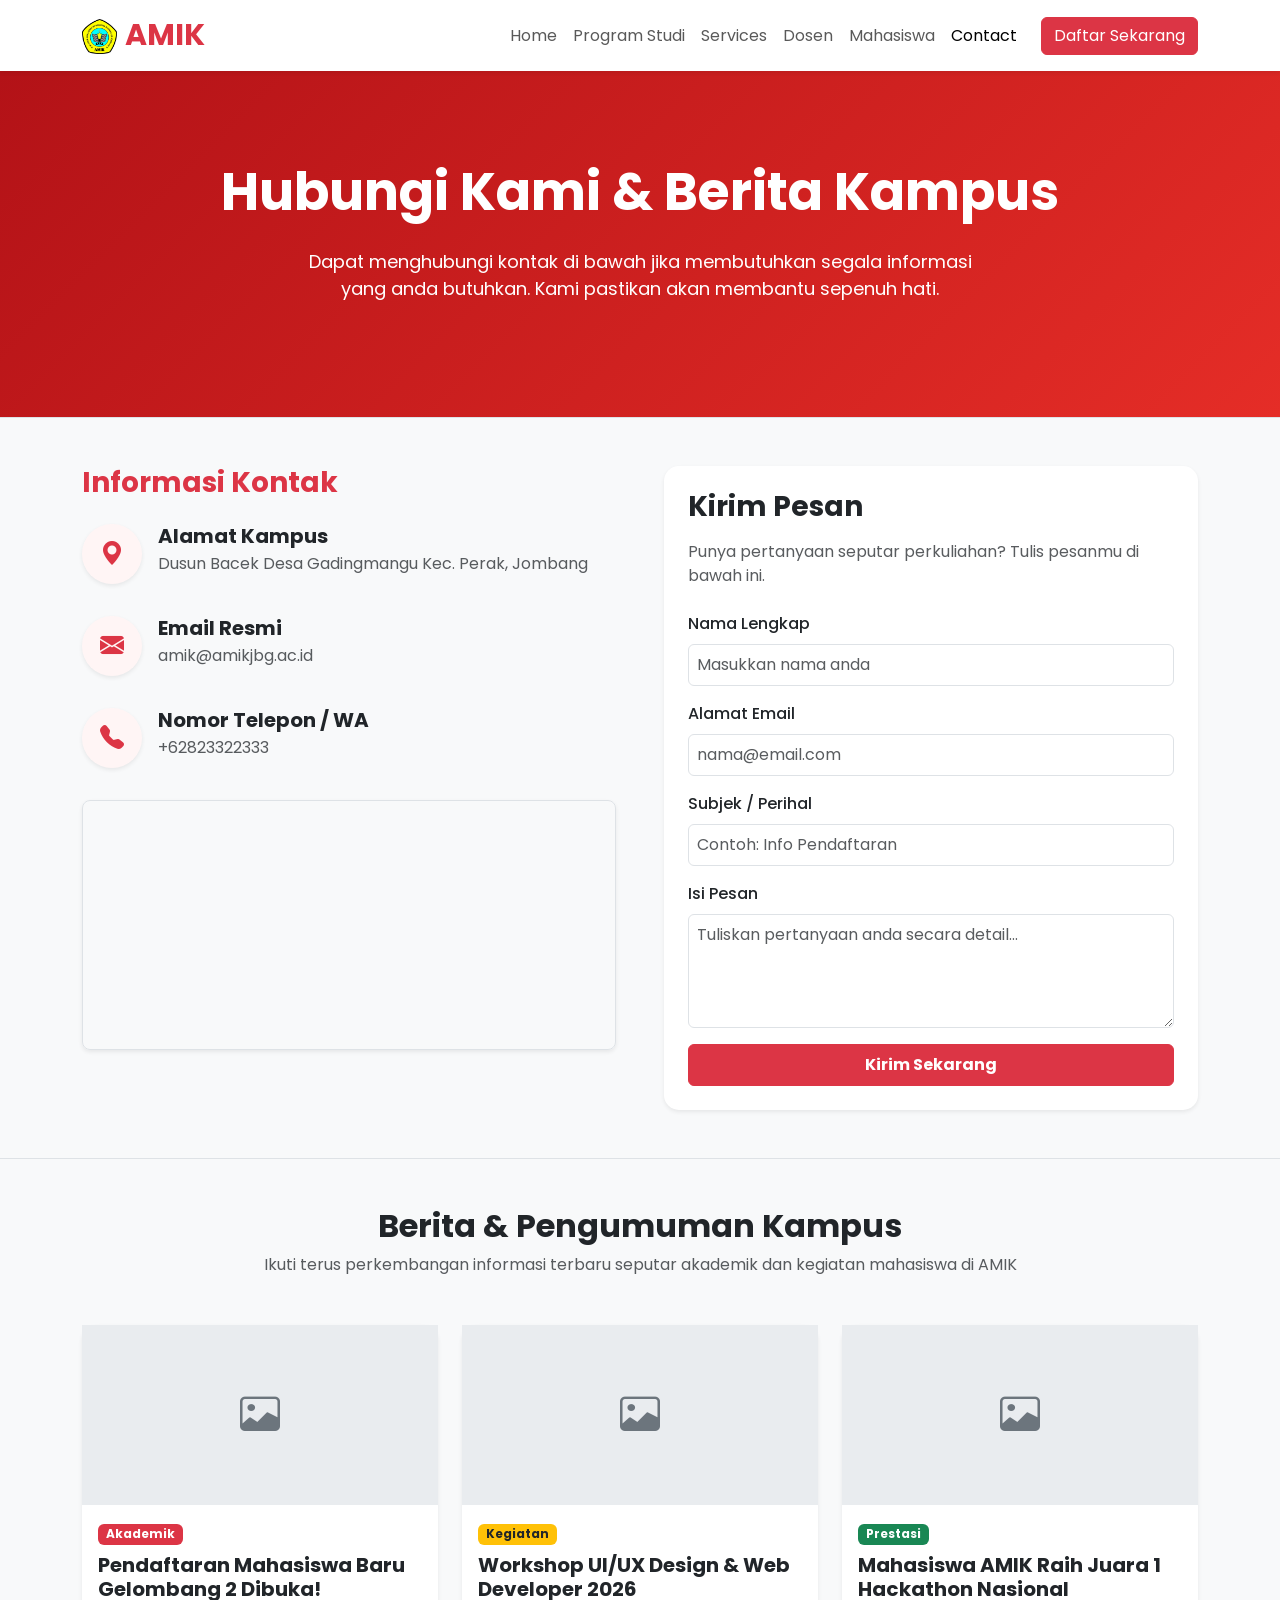
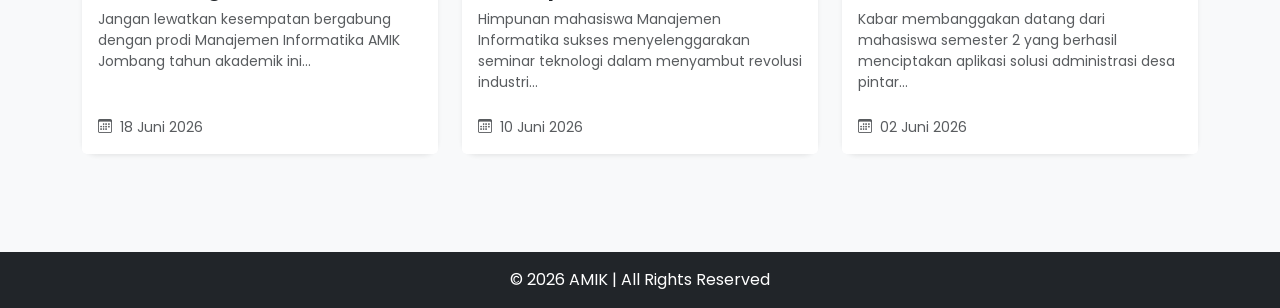
<file: contact.html>
<!DOCTYPE html>
<html lang="id">

<head>
    <meta charset="UTF-8">
    <meta name="viewport" content="width=device-width, initial-scale=1.0">

    <title>Contact & Berita | AMIK</title>

    <link href="https://cdn.jsdelivr.net/npm/bootstrap@5.3.7/dist/css/bootstrap.min.css" rel="stylesheet">
    <link rel="stylesheet" href="https://cdn.jsdelivr.net/npm/bootstrap-icons@1.13.1/font/bootstrap-icons.min.css">
    <link href="https://fonts.googleapis.com/css2?family=Poppins:wght@300;400;500;600;700&display=swap" rel="stylesheet">
    <link rel="stylesheet" href="css/style.css">
    <link rel="icon" type="png" href="logo-amik.png">


    <style>
        /* Animasi Fade Up */
        .fade-up {
            animation: fadeUp 0.8s ease forwards;
            opacity: 0;
            transform: translateY(20px);
        }

        @keyframes fadeUp {
            to {
                opacity: 1;
                transform: translateY(0);
            }
        }

        /* Hover Effect untuk Kartu Berita dan Kontak */
        .custom-card {
            transition: 0.3s ease;
            border: none;
            border-radius: 15px;
        }

        .custom-card:hover {
            transform: translateY(-5px);
            box-shadow: 0 15px 30px rgba(0,0,0,0.1) !important;
        }

        .icon-box {
            width: 60px;
            height: 60px;
            background: #fff5f5;
            color: #dc3545;
            display: flex;
            align-items: center;
            justify-content: center;
            border-radius: 50%;
            font-size: 1.5rem;
        }
    </style>
</head>

<body>

<nav class="navbar navbar-expand-lg navbar-light bg-white shadow-sm sticky-top">
    <div class="container">
        <a class="navbar-brand logo-reveal d-flex align-items-center" href="index.html">
    <!-- Gambar Logo Utama -->
    <div class="logo-img-wrapper">
        <img src="logo-amik.png" alt="Logo AMIK" height="35" class="logo-main">
    </div>
    <!-- Teks AMIK yang Tersembunyi (Akan muncul ke samping) -->
    <span class="logo-text fw-bold text-danger ms-2">AMIK</span>
</a>
        <button class="navbar-toggler" data-bs-toggle="collapse" data-bs-target="#menu">
            <span class="navbar-toggler-icon"></span>
        </button>

        <div class="collapse navbar-collapse" id="menu">
            <ul class="navbar-nav ms-auto">
                <li class="nav-item"><a class="nav-link" href="index.html">Home</a></li>
                <li class="nav-item"><a class="nav-link" href="jurusan.html">Program Studi</a></li>
                <li class="nav-item"><a class="nav-link" href="services.html">Services</a></li>
                <li class="nav-item"><a class="nav-link" href="dosen.html">Dosen</a></li>
                <li class="nav-item"><a class="nav-link" href="mahasiswa.html">Mahasiswa</a></li>
                <li class="nav-item"><a class="nav-link active" href="contact.html">Contact</a></li>
            </ul>
            <a href="#" class="btn btn-danger ms-lg-3">Daftar Sekarang</a>
        </div>
    </div>
</nav>

<section class="hero bg-light border-bottom">
    <div class="container text-center">
        <h1 class="fw-bold">Hubungi Kami & Berita Kampus</h1>
        <p class="mx-auto" style="max-width: 700px;">
    Dapat menghubungi kontak di bawah jika membutuhkan segala informasi yang anda butuhkan. Kami pastikan akan membantu sepenuh hati.
</p>
    </div>
</section>

<section class="py-5">
    <div class="container">
        <div class="row g-5">
            
            <div class="col-lg-6 fade-up" style="animation-delay: 0.1s;">
                <h3 class="fw-bold text-danger mb-4">Informasi Kontak</h3>
                
                <div class="d-flex align-items-start mb-4">
                    <div class="icon-box me-3 shadow-sm">
                        <i class="bi bi-geo-alt-fill"></i>
                    </div>
                    <div>
                        <h5 class="fw-bold mb-1">Alamat Kampus</h5>
                        <p class="text-muted">Dusun Bacek Desa Gadingmangu Kec. Perak, Jombang</p>
                    </div>
                </div>

                <div class="d-flex align-items-start mb-4">
                    <div class="icon-box me-3 shadow-sm">
                        <i class="bi bi-envelope-fill"></i>
                    </div>
                    <div>
                        <h5 class="fw-bold mb-1">Email Resmi</h5>
                        <p class="text-muted">amik@amikjbg.ac.id</p>
                    </div>
                </div>

                <div class="d-flex align-items-start mb-4">
                    <div class="icon-box me-3 shadow-sm">
                        <i class="bi bi-telephone-fill"></i>
                    </div>
                    <div>
                        <h5 class="fw-bold mb-1">Nomor Telepon / WA</h5>
                        <p class="text-muted">+62823322333</p>
                    </div>
                </div>

                <div class="mt-4 rounded-3 overflow-hidden shadow-sm border" style="height: 250px;">
                    <iframe 
                        src="https://www.google.com/maps/embed?pb=!1m18!1m12!1m3!1d3955.096832639652!2d112.15580477500266!3d-7.564420992449552!2m3!1f0!2f0!3f0!3m2!1i1024!2i768!4f13.1!3m3!1m2!1s0x2e78414188e68387%3A0xb2115f92916528c9!2sAMIK%20JOMBANG!5e0!3m2!1sid!2sid!4v1781842578075!5m2!1sid!2sid" 
                        width="100%" height="100%" style="border:0;" allowfullscreen="" loading="lazy" referrerpolicy="no-referrer-when-downgrade">
                    </iframe>
                </div>
            </div>

            <div class="col-lg-6 fade-up" style="animation-delay: 0.3s;">
                <div class="card p-4 shadow-sm border-0 custom-card bg-white">
                    <h3 class="fw-bold mb-3">Kirim Pesan</h3>
                    <p class="text-muted mb-4">Punya pertanyaan seputar perkuliahan? Tulis pesanmu di bawah ini.</p>
                    
                    <form action="#" method="POST">
                        <div class="mb-3">
                            <label class="form-label fw-medium">Nama Lengkap</label>
                            <input type="text" class="form-control p-2" placeholder="Masukkan nama anda" required>
                        </div>
                        <div class="mb-3">
                            <label class="form-label fw-medium">Alamat Email</label>
                            <input type="email" class="form-control p-2" placeholder="nama@email.com" required>
                        </div>
                        <div class="mb-3">
                            <label class="form-label fw-medium">Subjek / Perihal</label>
                            <input type="text" class="form-control p-2" placeholder="Contoh: Info Pendaftaran" required>
                        </div>
                        <div class="mb-3">
                            <label class="form-label fw-medium">Isi Pesan</label>
                            <textarea class="form-control p-2" rows="4" placeholder="Tuliskan pertanyaan anda secara detail..." required></textarea>
                        </div>
                        <button type="submit" class="btn btn-danger w-100 py-2 fw-bold">Kirim Sekarang</button>
                    </form>
                </div>
            </div>

        </div>
    </div>
</section>

<section class="py-5 bg-light border-top">
    <div class="container">
        
        <div class="text-center mb-5 fade-up" style="animation-delay: 0.1s;">
            <h2 class="fw-bold">Berita & Pengumuman Kampus</h2>
            <p class="text-muted">Ikuti terus perkembangan informasi terbaru seputar akademik dan kegiatan mahasiswa di AMIK</p>
        </div>

        <div class="row g-4">
            
            <div class="col-md-4 fade-up" style="animation-delay: 0.2s;">
                <div class="card h-100 shadow-sm custom-card">
                    <div style="height: 180px; background: #e9ecef;" class="d-flex align-items-center justify-content-center text-muted">
                        <i class="bi bi-image fs-1 text-secondary"></i>
                    </div>
                    <div class="card-body">
                        <span class="badge bg-danger mb-2">Akademik</span>
                        <h5 class="fw-bold card-title"><a href="#" class="text-decoration-none text-dark">Pendaftaran Mahasiswa Baru Gelombang 2 Dibuka!</a></h5>
                        <p class="card-text text-muted small">Jangan lewatkan kesempatan bergabung dengan prodi Manajemen Informatika AMIK Jombang tahun akademik ini...</p>
                    </div>
                    <div class="card-footer bg-white border-0 pb-3 text-muted small">
                        <i class="bi bi-calendar3 me-1"></i> 18 Juni 2026
                    </div>
                </div>
            </div>

            <div class="col-md-4 fade-up" style="animation-delay: 0.3s;">
                <div class="card h-100 shadow-sm custom-card">
                    <div style="height: 180px; background: #e9ecef;" class="d-flex align-items-center justify-content-center text-muted">
                        <i class="bi bi-image fs-1 text-secondary"></i>
                    </div>
                    <div class="card-body">
                        <span class="badge bg-warning text-dark mb-2">Kegiatan</span>
                        <h5 class="fw-bold card-title"><a href="#" class="text-decoration-none text-dark">Workshop UI/UX Design & Web Developer 2026</a></h5>
                        <p class="card-text text-muted small">Himpunan mahasiswa Manajemen Informatika sukses menyelenggarakan seminar teknologi dalam menyambut revolusi industri...</p>
                    </div>
                    <div class="card-footer bg-white border-0 pb-3 text-muted small">
                        <i class="bi bi-calendar3 me-1"></i> 10 Juni 2026
                    </div>
                </div>
            </div>

            <div class="col-md-4 fade-up" style="animation-delay: 0.4s;">
                <div class="card h-100 shadow-sm custom-card">
                    <div style="height: 180px; background: #e9ecef;" class="d-flex align-items-center justify-content-center text-muted">
                        <i class="bi bi-image fs-1 text-secondary"></i>
                    </div>
                    <div class="card-body">
                        <span class="badge bg-success mb-2">Prestasi</span>
                        <h5 class="fw-bold card-title"><a href="#" class="text-decoration-none text-dark">Mahasiswa AMIK Raih Juara 1 Hackathon Nasional</a></h5>
                        <p class="card-text text-muted small">Kabar membanggakan datang dari mahasiswa semester 2 yang berhasil menciptakan aplikasi solusi administrasi desa pintar...</p>
                    </div>
                    <div class="card-footer bg-white border-0 pb-3 text-muted small">
                        <i class="bi bi-calendar3 me-1"></i> 02 Juni 2026
                    </div>
                </div>
            </div>

        </div>
    </div>
</section>

<footer class="bg-dark text-white text-center py-3">
    © 2026 AMIK | All Rights Reserved
</footer>

<script src="https://cdn.jsdelivr.net/npm/bootstrap@5.3.7/dist/js/bootstrap.bundle.min.js"></script>

</body>
</html>
</file>
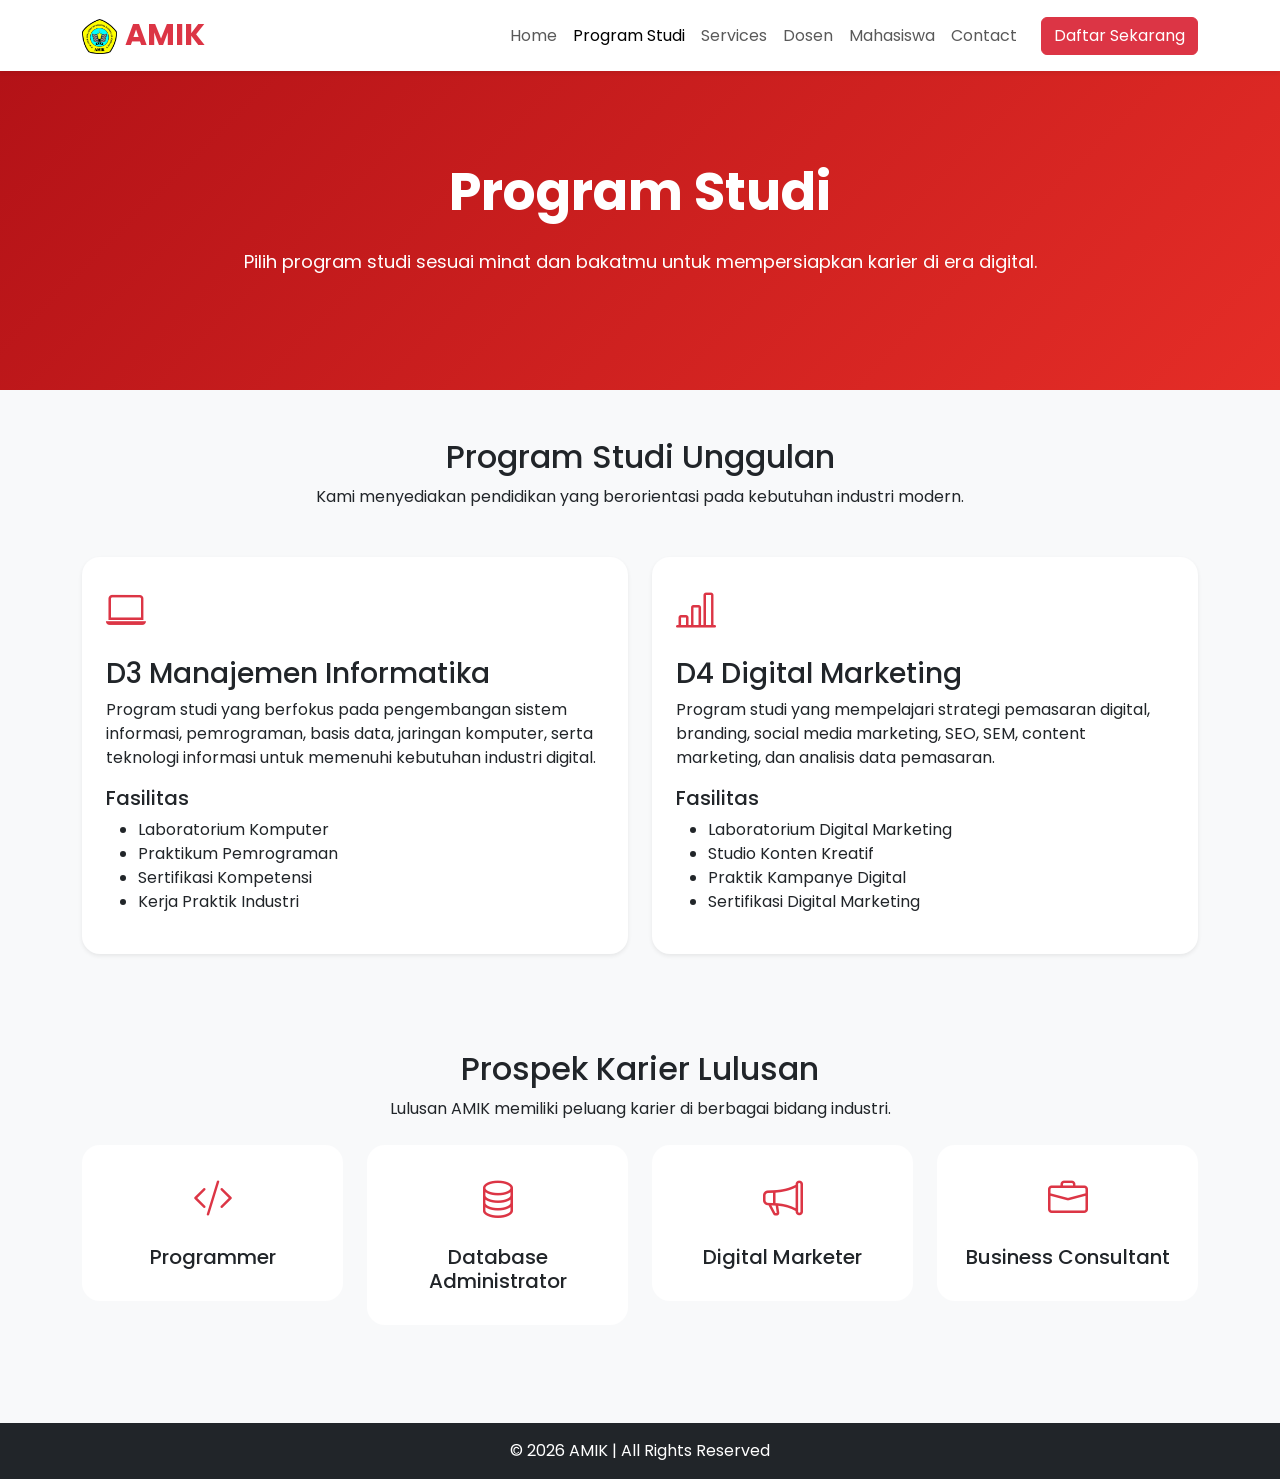
<file: jurusan.html>
<!DOCTYPE html>
<html lang="id">

<head>

    <meta charset="UTF-8">
    <meta name="viewport" content="width=device-width, initial-scale=1">

    <title>Program Studi | AMIK</title>

    <link href="https://cdn.jsdelivr.net/npm/bootstrap@5.3.7/dist/css/bootstrap.min.css" rel="stylesheet">

    <link rel="stylesheet"
        href="https://cdn.jsdelivr.net/npm/bootstrap-icons@1.13.1/font/bootstrap-icons.min.css">

    <link href="https://fonts.googleapis.com/css2?family=Poppins:wght@300;400;500;600;700&display=swap"
        rel="stylesheet">

    <link rel="stylesheet" href="css/style.css">
    <link rel="icon" type="png" href="logo-amik.png">

</head>

<body>

<!-- Navbar -->

<nav class="navbar navbar-expand-lg navbar-light bg-white shadow-sm sticky-top">
    <div class="container">
        <a class="navbar-brand logo-reveal d-flex align-items-center" href="index.html">
    <!-- Gambar Logo Utama -->
    <div class="logo-img-wrapper">
        <img src="logo-amik.png" alt="Logo AMIK" height="35" class="logo-main">
    </div>
    <!-- Teks AMIK yang Tersembunyi (Akan muncul ke samping) -->
    <span class="logo-text fw-bold text-danger ms-2">AMIK</span>
</a>
        <button class="navbar-toggler" data-bs-toggle="collapse" data-bs-target="#menu">
            <span class="navbar-toggler-icon"></span>
        </button>

        <div class="collapse navbar-collapse" id="menu">
            <ul class="navbar-nav ms-auto">
                <li class="nav-item"><a class="nav-link" href="index.html">Home</a></li>
                <li class="nav-item"><a class="nav-link active" href="jurusan.html">Program Studi</a></li>
                <li class="nav-item"><a class="nav-link" href="services.html">Services</a></li>
                <li class="nav-item"><a class="nav-link" href="dosen.html">Dosen</a></li>
                <li class="nav-item"><a class="nav-link" href="mahasiswa.html">Mahasiswa</a></li>
                <li class="nav-item"><a class="nav-link" href="contact.html">Contact</a></li>
            </ul>
            <a href="#" class="btn btn-danger ms-lg-3">Daftar Sekarang</a>
        </div>
    </div>
</nav>

<!-- Hero -->

<section class="hero">

<div class="container text-center">

<h1>Program Studi</h1>

<p>
Pilih program studi sesuai minat dan bakatmu untuk mempersiapkan karier di era digital.
</p>

</div>

</section>

<!-- Program Studi -->

<section class="py-5">

<div class="container">

<div class="text-center mb-5">

<h2>Program Studi Unggulan</h2>

<p>Kami menyediakan pendidikan yang berorientasi pada kebutuhan industri modern.</p>

</div>

<div class="row g-4">

<!-- D3 -->

<div class="col-lg-6">

<div class="card h-100 shadow-sm">

<div class="card-body p-4">

<div class="mb-3">

<i class="bi bi-laptop text-danger fs-1"></i>

</div>

<h3>D3 Manajemen Informatika</h3>

<p>

Program studi yang berfokus pada pengembangan sistem informasi,
pemrograman, basis data, jaringan komputer,
serta teknologi informasi untuk memenuhi kebutuhan industri digital.

</p>

<h5>Fasilitas</h5>

<ul>

<li>Laboratorium Komputer</li>

<li>Praktikum Pemrograman</li>

<li>Sertifikasi Kompetensi</li>

<li>Kerja Praktik Industri</li>

</ul>

</div>

</div>

</div>

<!-- D4 -->

<div class="col-lg-6">

<div class="card h-100 shadow-sm">

<div class="card-body p-4">

<div class="mb-3">

<i class="bi bi-bar-chart-line text-danger fs-1"></i>

</div>

<h3>D4 Digital Marketing</h3>

<p>

Program studi yang mempelajari strategi pemasaran digital,
branding,
social media marketing,
SEO,
SEM,
content marketing,
dan analisis data pemasaran.

</p>

<h5>Fasilitas</h5>

<ul>

<li>Laboratorium Digital Marketing</li>

<li>Studio Konten Kreatif</li>

<li>Praktik Kampanye Digital</li>

<li>Sertifikasi Digital Marketing</li>

</ul>

</div>

</div>

</div>

</div>

</div>

</section>

<!-- Prospek -->

<section class="bg-light py-5">

<div class="container">

<div class="text-center mb-4">

<h2>Prospek Karier Lulusan</h2>

<p>Lulusan AMIK memiliki peluang karier di berbagai bidang industri.</p>

</div>

<div class="row text-center">

<div class="col-md-3">

<div class="card p-4">

<i class="bi bi-code-slash fs-1 text-danger"></i>

<h5 class="mt-3">Programmer</h5>

</div>

</div>

<div class="col-md-3">

<div class="card p-4">

<i class="bi bi-database fs-1 text-danger"></i>

<h5 class="mt-3">Database Administrator</h5>

</div>

</div>

<div class="col-md-3">

<div class="card p-4">

<i class="bi bi-megaphone fs-1 text-danger"></i>

<h5 class="mt-3">Digital Marketer</h5>

</div>

</div>

<div class="col-md-3">

<div class="card p-4">

<i class="bi bi-briefcase fs-1 text-danger"></i>

<h5 class="mt-3">Business Consultant</h5>

</div>

</div>

</div>

</div>

</section>

<!-- Footer -->

<footer class="bg-dark text-white text-center py-3">

© 2026 AMIK | All Rights Reserved

</footer>

<script src="https://cdn.jsdelivr.net/npm/bootstrap@5.3.7/dist/js/bootstrap.bundle.min.js"></script>

</body>

</html>
</file>
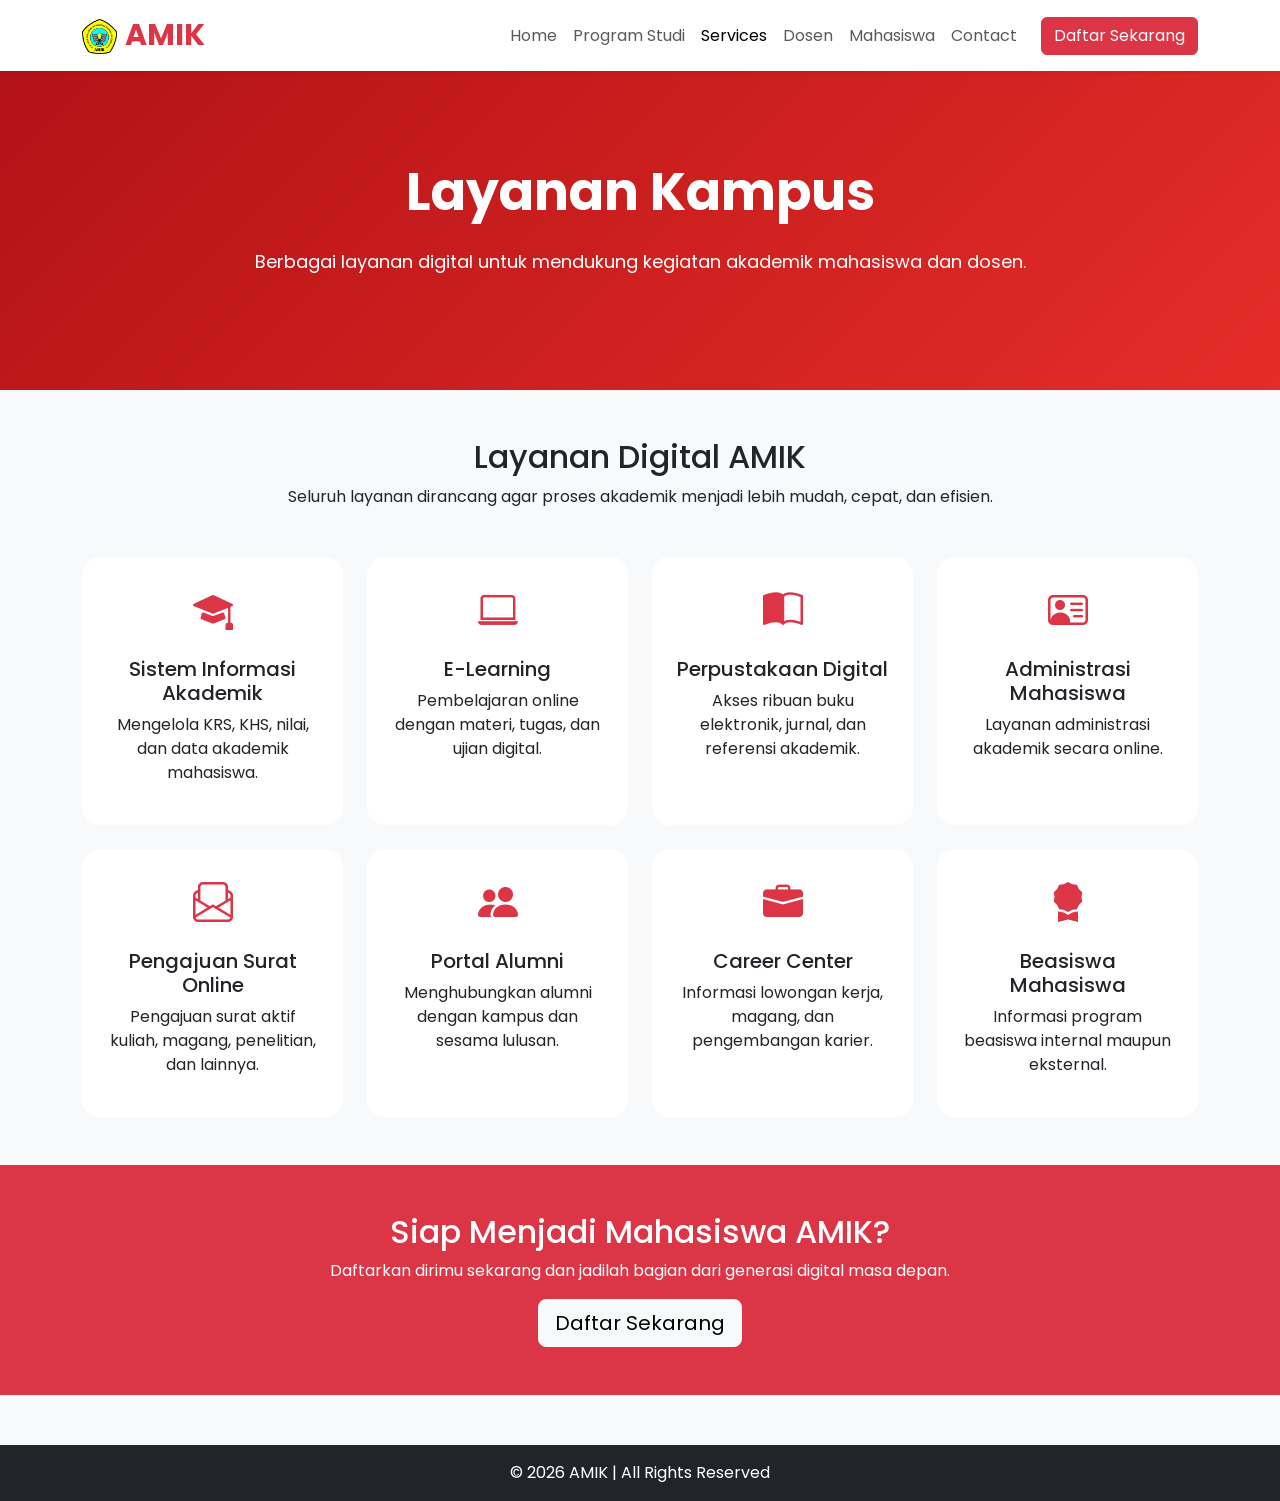
<file: services.html>
<!DOCTYPE html>
<html lang="id">

<head>
    <meta charset="UTF-8">
    <meta name="viewport" content="width=device-width, initial-scale=1.0">

    <title>Layanan Kampus | AMIK</title>

    <link href="https://cdn.jsdelivr.net/npm/bootstrap@5.3.7/dist/css/bootstrap.min.css" rel="stylesheet">

    <link rel="stylesheet"
        href="https://cdn.jsdelivr.net/npm/bootstrap-icons@1.13.1/font/bootstrap-icons.min.css">

    <link href="https://fonts.googleapis.com/css2?family=Poppins:wght@300;400;500;600;700&display=swap"
        rel="stylesheet">

    <link rel="stylesheet" href="css/style.css">
    <link rel="icon" type="png" href="logo-amik.png">

</head>

<body>

<!-- Navbar -->

<nav class="navbar navbar-expand-lg navbar-light bg-white shadow-sm sticky-top">
    <div class="container">
        <a class="navbar-brand logo-reveal d-flex align-items-center" href="index.html">
    <!-- Gambar Logo Utama -->
    <div class="logo-img-wrapper">
        <img src="logo-amik.png" alt="Logo AMIK" height="35" class="logo-main">
    </div>
    <!-- Teks AMIK yang Tersembunyi (Akan muncul ke samping) -->
    <span class="logo-text fw-bold text-danger ms-2">AMIK</span>
</a>
        <button class="navbar-toggler" data-bs-toggle="collapse" data-bs-target="#menu">
            <span class="navbar-toggler-icon"></span>
        </button>

        <div class="collapse navbar-collapse" id="menu">
            <ul class="navbar-nav ms-auto">
                <li class="nav-item"><a class="nav-link" href="index.html">Home</a></li>
                <li class="nav-item"><a class="nav-link" href="jurusan.html">Program Studi</a></li>
                <li class="nav-item"><a class="nav-link active" href="services.html">Services</a></li>
                <li class="nav-item"><a class="nav-link" href="dosen.html">Dosen</a></li>
                <li class="nav-item"><a class="nav-link" href="mahasiswa.html">Mahasiswa</a></li>
                <li class="nav-item"><a class="nav-link" href="contact.html">Contact</a></li>
            </ul>
            <a href="#" class="btn btn-danger ms-lg-3">Daftar Sekarang</a>
        </div>
    </div>
</nav>

</div>

</div>

</nav>

<!-- Hero -->

<section class="hero">

<div class="container text-center">

<h1>Layanan Kampus</h1>

<p>

Berbagai layanan digital untuk mendukung kegiatan akademik mahasiswa dan dosen.

</p>

</div>

</section>

<!-- Services -->

<section class="py-5">

<div class="container">

<div class="text-center mb-5">

<h2>Layanan Digital AMIK</h2>

<p>

Seluruh layanan dirancang agar proses akademik menjadi lebih mudah, cepat, dan efisien.

</p>

</div>

<div class="row g-4">

<div class="col-md-6 col-lg-3">

<div class="card text-center h-100 p-4">

<i class="bi bi-mortarboard-fill fs-1 text-danger mb-3"></i>

<h5>Sistem Informasi Akademik</h5>

<p>Mengelola KRS, KHS, nilai, dan data akademik mahasiswa.</p>

</div>

</div>

<div class="col-md-6 col-lg-3">

<div class="card text-center h-100 p-4">

<i class="bi bi-laptop fs-1 text-danger mb-3"></i>

<h5>E-Learning</h5>

<p>Pembelajaran online dengan materi, tugas, dan ujian digital.</p>

</div>

</div>

<div class="col-md-6 col-lg-3">

<div class="card text-center h-100 p-4">

<i class="bi bi-book-half fs-1 text-danger mb-3"></i>

<h5>Perpustakaan Digital</h5>

<p>Akses ribuan buku elektronik, jurnal, dan referensi akademik.</p>

</div>

</div>

<div class="col-md-6 col-lg-3">

<div class="card text-center h-100 p-4">

<i class="bi bi-person-vcard fs-1 text-danger mb-3"></i>

<h5>Administrasi Mahasiswa</h5>

<p>Layanan administrasi akademik secara online.</p>

</div>

</div>

<div class="col-md-6 col-lg-3">

<div class="card text-center h-100 p-4">

<i class="bi bi-envelope-paper fs-1 text-danger mb-3"></i>

<h5>Pengajuan Surat Online</h5>

<p>Pengajuan surat aktif kuliah, magang, penelitian, dan lainnya.</p>

</div>

</div>

<div class="col-md-6 col-lg-3">

<div class="card text-center h-100 p-4">

<i class="bi bi-people-fill fs-1 text-danger mb-3"></i>

<h5>Portal Alumni</h5>

<p>Menghubungkan alumni dengan kampus dan sesama lulusan.</p>

</div>

</div>

<div class="col-md-6 col-lg-3">

<div class="card text-center h-100 p-4">

<i class="bi bi-briefcase-fill fs-1 text-danger mb-3"></i>

<h5>Career Center</h5>

<p>Informasi lowongan kerja, magang, dan pengembangan karier.</p>

</div>

</div>

<div class="col-md-6 col-lg-3">

<div class="card text-center h-100 p-4">

<i class="bi bi-award-fill fs-1 text-danger mb-3"></i>

<h5>Beasiswa Mahasiswa</h5>

<p>Informasi program beasiswa internal maupun eksternal.</p>

</div>

</div>

</div>

</div>

</section>

<!-- CTA -->

<section class="py-5 bg-danger text-white">

<div class="container text-center">

<h2>Siap Menjadi Mahasiswa AMIK?</h2>

<p>

Daftarkan dirimu sekarang dan jadilah bagian dari generasi digital masa depan.

</p>

<a href="#" class="btn btn-light btn-lg">

Daftar Sekarang

</a>

</div>

</section>

<!-- Footer -->

<footer class="bg-dark text-white text-center py-3">

© 2026 AMIK | All Rights Reserved

</footer>

<script src="https://cdn.jsdelivr.net/npm/bootstrap@5.3.7/dist/js/bootstrap.bundle.min.js"></script>

</body>

</html>
</file>
<file: css/style.css>
*{
    margin:0;
    padding:0;
    box-sizing:border-box;
    font-family:'Poppins',sans-serif;
}

body{
    background:#f8f9fa;
}

.navbar-brand{
    font-size:30px;
}

.hero{
    padding:90px 0;
    background:linear-gradient(135deg,#b31217,#e52d27);
    color:white;
}

.hero h1{
    font-size:52px;
    font-weight:700;
}

.hero p{
    margin:25px 0;
    font-size:18px;
}

.hero img{
    max-width:100%;
}

.card{
    border:none;
    border-radius:18px;
    transition:.3s;
}

.card:hover{
    transform:translateY(-8px);
    box-shadow:0 15px 35px rgba(0,0,0,.15);
}

footer{
    margin-top:50px;
}

/* Efek Zoom in saat pop-up muncul */
.modal.fade .modal-dialog {
    transform: scale(0.7); /* Awalnya kecil */
    transition: transform 0.3s ease-out;
}
.modal.show .modal-dialog {
    transform: scale(1); /* Membesar ke ukuran normal */
}
</file>
